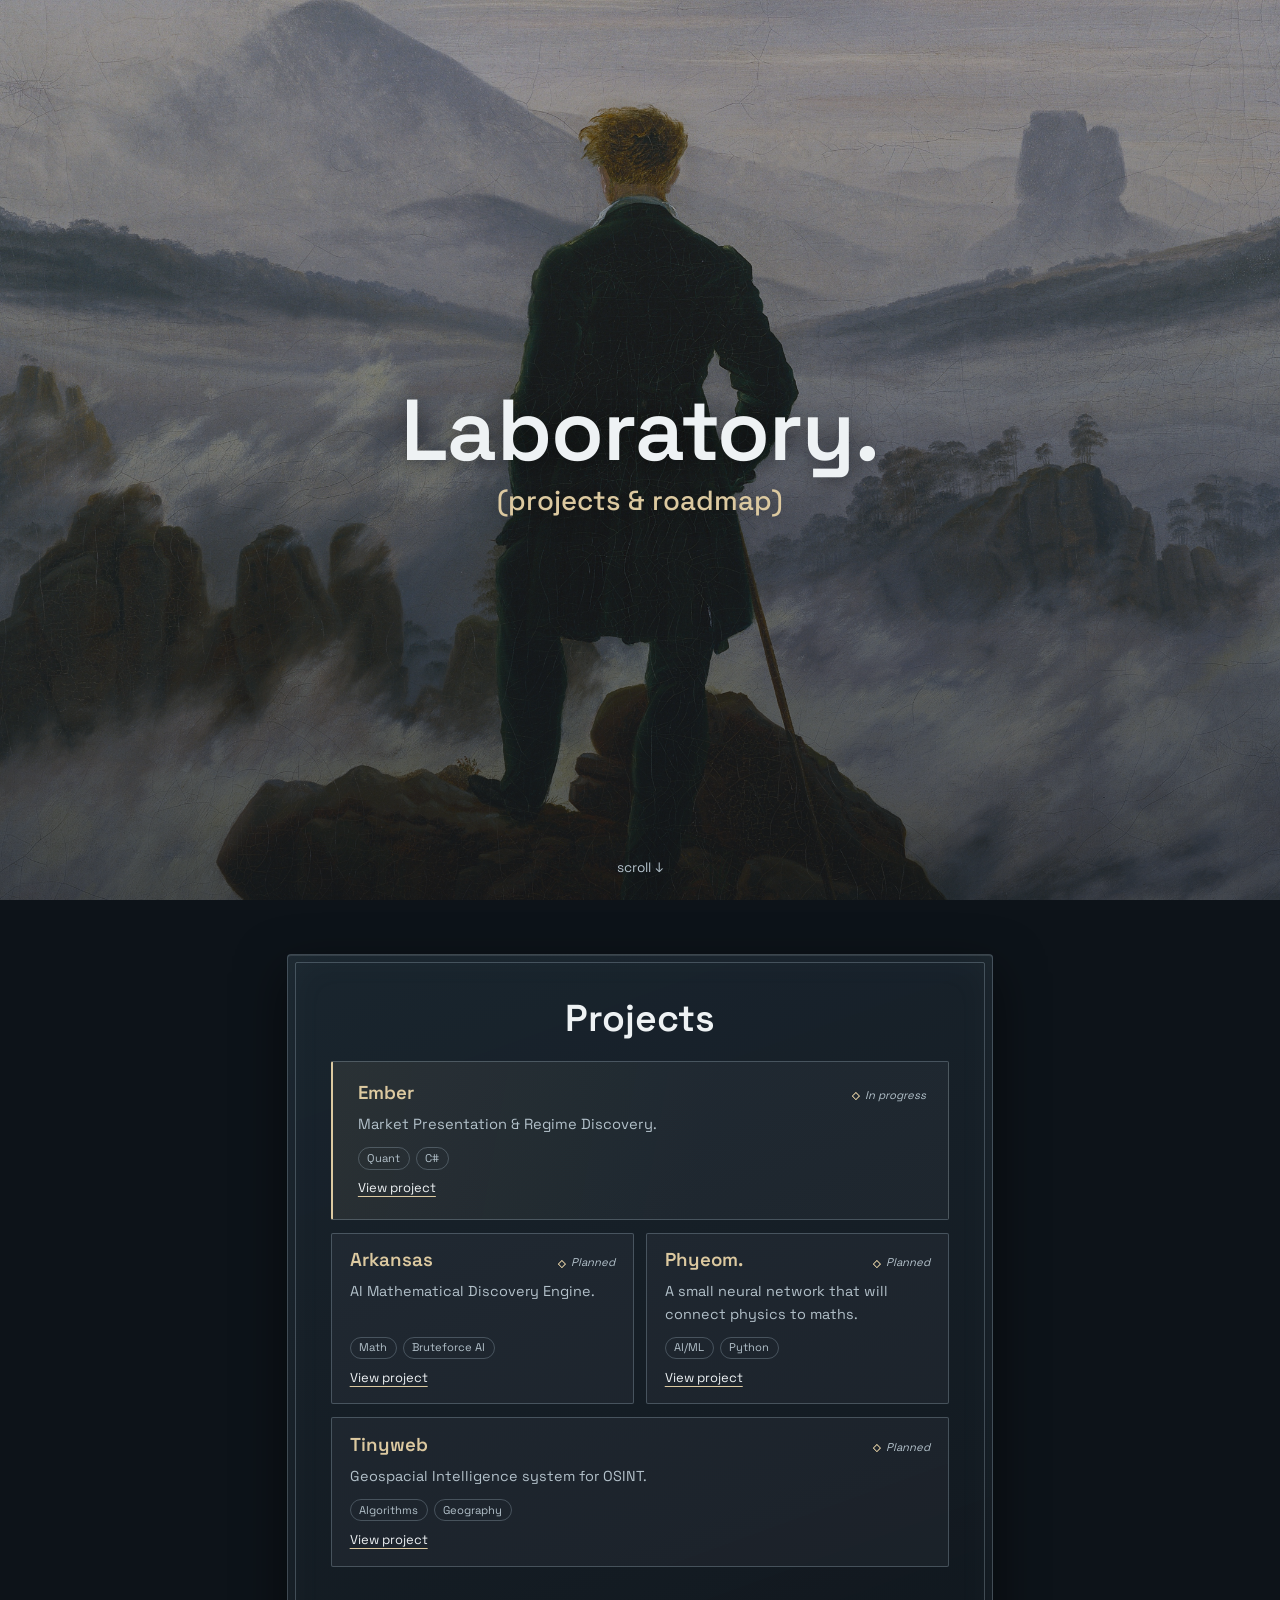
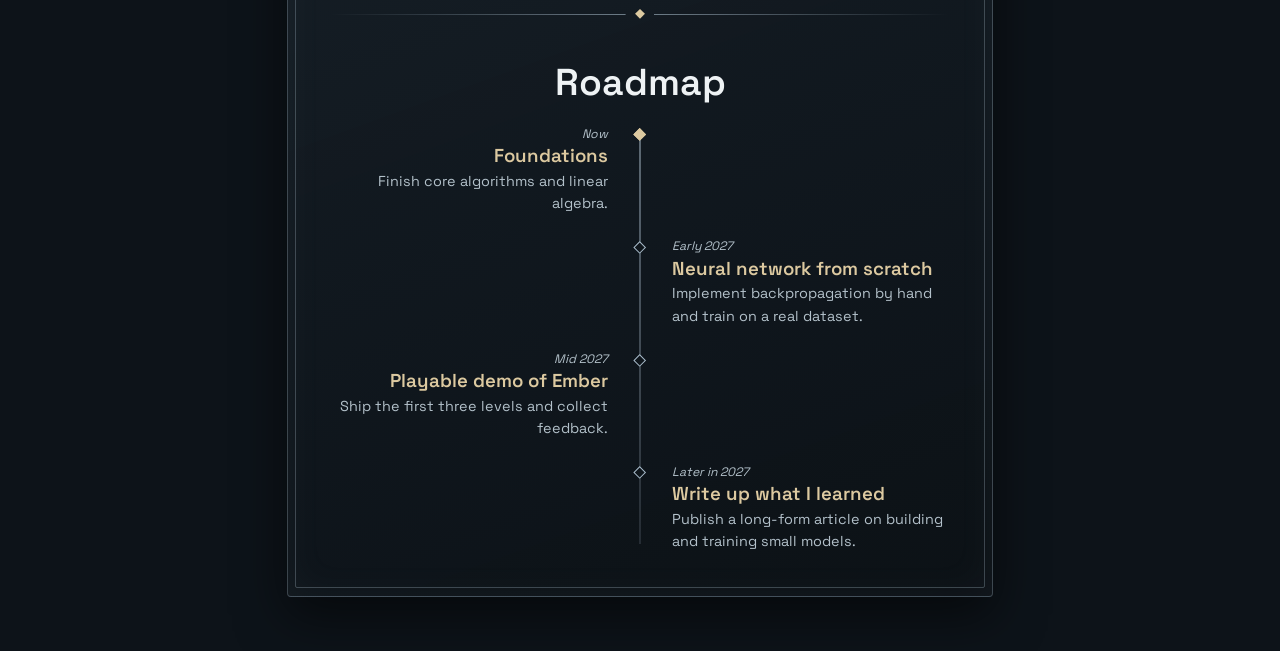
<file: lab/index.html>
<!DOCTYPE html>
<html lang="en">

<head>
    <meta charset="UTF-8">
    <meta name="viewport" content="width=device-width, initial-scale=1, viewport-fit=cover">
    <meta name="description" content="Projects and roadmap.">
    <meta name="theme-color" content="#0b0e1a">
    <title>Lab</title>
    <link rel="icon"
        href="data:image/svg+xml,<svg xmlns='http://www.w3.org/2000/svg' viewBox='0 0 100 100'><text y='.9em' font-size='90'>✦</text></svg>">
    <link rel="preconnect" href="https://fonts.googleapis.com">
    <link rel="preconnect" href="https://fonts.gstatic.csom" crossorigin>
    <link href="https://fonts.googleapis.com/css2?family=Space+Grotesk:wght@400;500;700&display=swap" rel="stylesheet">
    <link rel="preload" as="image" href="../assets/bg2.jpg" fetchpriority="high">
    <link rel="stylesheet" href="style.css">
    <script>
        document.documentElement.classList.add('js');
        if ('scrollRestoration' in history) history.scrollRestoration = 'manual';
    </script>
</head>

<body>
    <main>
        <section id="hero">
            <h1 id="intro">Laboratory. <span>(projects &amp; roadmap)</span></h1>
            <a id="scroll-hint" href="#portfolio" aria-label="Scroll to details">scroll ↓</a>
        </section>

        <section id="portfolio">
            <article id="details" class="reveal">

                <section aria-labelledby="projects-title">
                    <h2 id="projects-title">Projects</h2>
                    <ul class="projects">
                        <li class="project">
                            <div class="project-head">
                                <h3>Ember</h3>
                                <span class="status wip">In progress</span>
                            </div>
                            <p>Market Presentation & Regime Discovery.</p>
                            <ul class="tags">
                                <li>Quant</li>
                                <li>C#</li>
                            </ul>
                            <a href="#">View project</a>
                        </li>
                        <li class="project">
                            <div class="project-head">
                                <h3>Arkansas</h3>
                                <span class="status wip">Planned</span>
                            </div>
                            <p>AI Mathematical Discovery Engine.</p>
                            <ul class="tags">
                                <li> Math</li>
                                <li>Bruteforce AI</li>
                            </ul>
                            <a href="#">View project</a>
                        </li>
                        <li class="project">
                            <div class="project-head">
                                <h3>Phyeom.</h3>
                                <span class="status wip">Planned</span>
                            </div>
                            <p>A small neural network that will connect physics to maths.</p>
                            <ul class="tags">
                                <li>AI/ML</li>
                                <li>Python</li>
                            </ul>
                            <a href="#">View project</a>
                        </li>
                        <li class="project">
                            <div class="project-head">
                                <h3>Tinyweb</h3>
                                <span class="status wip">Planned</span>
                            </div>
                            <p>Geospacial Intelligence system for OSINT.</p>
                            <ul class="tags">
                                <li>Algorithms</li>
                                <li>Geography</li>
                            </ul>
                            <a href="#">View project</a>
                        </li>
                    </ul>
                </section>

                <div class="divider" aria-hidden="true"></div>

                <section aria-labelledby="roadmap-title">
                    <h2 id="roadmap-title">Roadmap</h2>
                    <ol class="timeline">
                        <li class="step now">
                            <span class="when">Now</span>
                            <h3>Foundations</h3>
                            <p>Finish core algorithms and linear algebra.</p>
                        </li>
                        <li class="step next">
                            <span class="when">Early 2027</span>
                            <h3>Neural network from scratch</h3>
                            <p>Implement backpropagation by hand and train on a real dataset.</p>
                        </li>
                        <li class="step next">
                            <span class="when">Mid 2027</span>
                            <h3>Playable demo of Ember</h3>
                            <p>Ship the first three levels and collect feedback.</p>
                        </li>
                        <li class="step next">
                            <span class="when">Later in 2027</span>
                            <h3>Write up what I learned</h3>
                            <p>Publish a long-form article on building and training small models.</p>
                        </li>
                    </ol>
                </section>

            </article>
        </section>
    </main>

    <script>
        (() => {
            const details = document.getElementById('details');
            const portfolio = document.getElementById('portfolio');
            const reduce = matchMedia('(prefers-reduced-motion: reduce)').matches;

            document.getElementById('scroll-hint').addEventListener('click', (e) => {
                e.preventDefault();
                portfolio.scrollIntoView({ behavior: reduce ? 'auto' : 'smooth' });
            });

            if (!('IntersectionObserver' in window)) {
                details.classList.add('show');
                return;
            }

            // Reveal as soon as any part of the pane enters view (works for tall panes on phones)
            new IntersectionObserver((entries, io) => {
                if (entries.some((e) => e.isIntersecting)) {
                    details.classList.add('show');
                    io.disconnect();
                }
            }, { rootMargin: '0px 0px -12% 0px' }).observe(details);

            // Dim the background once the hero is mostly scrolled away
            new IntersectionObserver(([e]) => {
                document.body.classList.toggle('dim', e.intersectionRatio < 0.5);
            }, { threshold: 0.5 }).observe(document.getElementById('hero'));
        })();
    </script>
</body>

</html>
</file>
<file: lab/style.css>
*,
*::before,
*::after {
    padding: 0;
    margin: 0;
    box-sizing: border-box;
}

/* Palette: Friedrich's "Wanderer above the Sea of Fog"
   fog white, distant blue-grey ridges, dark rock, thin ochre light on the horizon */
:root {
    --ink: #eef2f4;
    --muted: #b3c1ca;
    --accent: #dcc9a0;
    --mist: #a9bccb;
    --line: rgba(169, 188, 203, 0.30);
    --line-strong: rgba(169, 188, 203, 0.60);
    --card: rgba(220, 232, 240, 0.045);
    --card-hover: rgba(220, 232, 240, 0.085);
    --bg-image: url("../assets/bg2.jpg");
    --serif: "Space Grotesk", Georgia, "Times New Roman", serif;
    --sans: "Space Grotesk", system-ui, -apple-system, "Segoe UI", sans-serif;
}

/* Scales every rem-based size to 0.9x */
html {
    font-size: 90%;
    scroll-padding-top: env(safe-area-inset-top, 0px);
}

body {
    font-family: var(--sans);
    color: var(--ink);
    background: #0d1319;
    line-height: 1.55;
    -webkit-text-size-adjust: 100%;
}

main {
    overflow-x: clip;
}

/* ---------- Fixed background + dimmer ---------- */
body::before,
body::after {
    content: "";
    position: fixed;
    top: 0;
    left: 0;
    width: 100%;
    height: 100vh;
    height: 100lvh;
    pointer-events: none;
}

body::before {
    z-index: -2;
    /* Falls back to the fog gradient if the photo fails to load */
    background:
        linear-gradient(rgba(13, 19, 25, 0.35), rgba(13, 19, 25, 0.72)),
        var(--bg-image) center / cover no-repeat,
        radial-gradient(ellipse at 50% 25%, #6b8193 0%, #1a252e 70%);
}

body::after {
    z-index: -1;
    background: #090e13;
    opacity: 0;
    transition: opacity 0.6s ease;
}

body.dim::after {
    opacity: 0.4;
}

/* ---------- Hero ---------- */
#hero,
#portfolio {
    min-height: 100vh;
    min-height: 100svh;
}

#hero {
    display: flex;
    flex-direction: column;
    align-items: center;
    justify-content: center;
    text-align: center;
    padding: 2rem 1.25rem;
    position: relative;
}

#intro {
    font-family: var(--sans);
    font-size: clamp(2.5rem, 9vw, 6rem);
    font-weight: 600;
    line-height: 1.05;
    letter-spacing: -0.01em;
    text-shadow: 0 2px 24px rgba(0, 0, 0, 0.55);
    animation: rise 1s ease-out both;
}

#intro span {
    display: block;
    margin-top: 0.35em;
    font-size: 0.32em;
    font-weight: 500;
    letter-spacing: 0;
    color: var(--accent);
}

#scroll-hint {
    position: absolute;
    bottom: calc(1.5rem + env(safe-area-inset-bottom, 0px));
    color: var(--muted);
    text-decoration: none;
    font-size: 0.95rem;
    animation: bob 2s ease-in-out infinite;
}

#scroll-hint:focus-visible {
    outline: 1px solid var(--mist);
    outline-offset: 4px;
}

body.dim #scroll-hint {
    animation-play-state: paused;
}

/* ---------- Centered details pane ---------- */
#portfolio {
    display: grid;
    place-items: center;
    padding:
        clamp(2rem, 6vh, 4rem)
        clamp(1rem, 5vw, 3rem)
        calc(clamp(2rem, 6vh, 4rem) + env(safe-area-inset-bottom, 0px));
}

#details {
    position: relative;
    width: min(100%, 49rem);
    padding: clamp(1.5rem, 4vw, 3rem);
    background: linear-gradient(160deg, rgba(30, 42, 52, 0.78), rgba(12, 17, 22, 0.90));
    -webkit-backdrop-filter: blur(6px);
    backdrop-filter: blur(6px);
    border: 1px solid var(--line);
    border-radius: 4px;
    box-shadow:
        0 18px 50px rgba(0, 0, 0, 0.55),
        inset 0 1px 0 rgba(220, 232, 240, 0.12),
        inset 0 0 40px rgba(169, 188, 203, 0.05);
}

#details::before {
    content: "";
    position: absolute;
    inset: 0.5rem;
    border: 1px solid var(--line);
    border-radius: 2px;
    pointer-events: none;
}

#details h2 {
    font-family: var(--serif);
    font-size: clamp(1.9rem, 4.5vw, 2.6rem);
    font-weight: 600;
    line-height: 1.1;
    margin-bottom: 1.5rem;
    text-align: center;
}

#details h3 {
    font-family: var(--serif);
    font-size: 1.3rem;
    font-weight: 600;
    line-height: 1.2;
    color: var(--accent);
}

#details p {
    color: var(--muted);
    overflow-wrap: anywhere;
}

#details ul,
#details ol {
    list-style: none;
}

/* Ornament between sections: fading rules with a diamond */
.divider {
    position: relative;
    height: 0.6rem;
    margin: clamp(2rem, 5vw, 3rem) 0;
    background:
        linear-gradient(90deg, transparent, var(--line-strong)) left center / calc(50% - 1rem) 1px no-repeat,
        linear-gradient(270deg, transparent, var(--line-strong)) right center / calc(50% - 1rem) 1px no-repeat;
}

.divider::before {
    content: "";
    position: absolute;
    left: 50%;
    top: 50%;
    width: 0.5rem;
    height: 0.5rem;
    background: var(--accent);
    transform: translate(-50%, -50%) rotate(45deg);
}

/* ---------- Projects: one featured card, then a tidy row ---------- */
.projects {
    display: grid;
    grid-template-columns: 1fr;
    gap: 0.9rem;
}

.project {
    display: flex;
    flex-direction: column;
    gap: 0.6rem;
    padding: 1.1rem 1.2rem;
    border: 1px solid var(--line);
    border-radius: 2px;
    background: var(--card);
    transition: border-color 0.2s, background 0.2s;
}

.project:hover,
.project:focus-within {
    border-color: var(--line-strong);
    background: var(--card-hover);
}

/* Featured project: wider, with an ochre spine */
.projects > .project:first-child {
    padding: 1.4rem 1.5rem 1.4rem 1.7rem;
    border-left: 2px solid var(--accent);
    background: linear-gradient(100deg, rgba(220, 201, 160, 0.09), var(--card) 60%);
}

.projects > .project:first-child h3 {
    font-size: 1.7rem;
}

.projects > .project:first-child p {
    max-width: 46ch;
    font-size: 1.02rem;
}

.project-head {
    display: flex;
    flex-wrap: wrap;
    align-items: baseline;
    justify-content: space-between;
    gap: 0.2rem 0.75rem;
}

.status {
    font-size: 0.78rem;
    font-style: italic;
    color: var(--muted);
}

.status::before {
    content: "";
    display: inline-block;
    width: 0.4rem;
    height: 0.4rem;
    margin-right: 0.45rem;
    transform: rotate(45deg);
    background: var(--accent);
}

.status.wip::before {
    background: transparent;
    box-shadow: inset 0 0 0 1px var(--accent);
}

.tags {
    display: flex;
    flex-wrap: wrap;
    gap: 0.4rem;
    margin-top: auto;
    padding-top: 0.2rem;
}

.tags li {
    padding: 0.1rem 0.6rem;
    border: 1px solid var(--line);
    border-radius: 999px;
    font-size: 0.78rem;
    color: var(--muted);
}

.project a {
    align-self: flex-start;
    color: var(--ink);
    font-size: 0.9rem;
    text-decoration: underline;
    text-decoration-color: var(--accent);
    text-underline-offset: 4px;
    transition: color 0.2s;
}

.project a:hover,
.project a:focus-visible {
    color: var(--accent);
    outline: none;
}

/* ---------- Roadmap: one column on phones ---------- */
.timeline {
    --m: 0.65rem;
    position: relative;
    padding-left: 1.9rem;
}

.timeline::before {
    content: "";
    position: absolute;
    left: 5px;
    top: 0.6rem;
    bottom: 0.6rem;
    width: 1px;
    background: linear-gradient(var(--mist), var(--line));
}

.step {
    position: relative;
    padding-bottom: 1.6rem;
}

.step:last-child {
    padding-bottom: 0;
}

.step::before {
    content: "";
    position: absolute;
    left: calc(-1.9rem + 1px);
    top: 0.4rem;
    width: var(--m);
    height: var(--m);
    transform: rotate(45deg);
    border: 1px solid var(--mist);
    background: #0f161c;
}

.step.done::before {
    background: var(--mist);
}

.step.now::before {
    border-color: var(--accent);
    background: var(--accent);
    animation: glow 2.4s ease-in-out infinite;
}

.when {
    display: block;
    font-size: 0.85rem;
    font-style: italic;
    color: var(--muted);
}

.step h3 {
    margin: 0.1rem 0 0.15rem;
}

/* ---------- Reveal (only hidden when JS is running) ---------- */
.js .reveal {
    opacity: 0;
    transform: translateY(40px);
    transition: opacity 0.8s ease, transform 0.8s ease;
}

.js .reveal.show {
    opacity: 1;
    transform: none;
}

@keyframes rise {
    from { opacity: 0; transform: translateY(20px); }
    to   { opacity: 1; transform: none; }
}

@keyframes bob {
    0%, 100% { transform: translateY(0); }
    50%      { transform: translateY(6px); }
}

@keyframes glow {
    0%, 100% { box-shadow: 0 0 0 0 rgba(220, 201, 160, 0.55); }
    50%      { box-shadow: 0 0 0 6px rgba(220, 201, 160, 0); }
}

/* ---------- Responsive layout ---------- */

/* Tablet: two columns, first and last cards span the full width */
@media (min-width: 560px) {
    .projects {
        grid-template-columns: repeat(2, 1fr);
    }

    .projects > .project:first-child,
    .projects > .project:last-child:nth-child(even) {
        grid-column: 1 / -1;
    }
}

/* Desktop: featured card on top, three cards underneath */
@media (min-width: 860px) {
    .projects {
        grid-template-columns: repeat(4, 1fr);
    }

    .project {
        grid-column: span 2;
    }

    .projects > .project:first-child {
        grid-column: 1 / -1;
    }
}

/* Roadmap alternates around a centre line on wider screens */
@media (min-width: 721px) {
    .timeline {
        padding-left: 0;
    }

    .timeline::before {
        left: 50%;
        transform: translateX(-50%);
    }

    .step {
        width: 50%;
    }

    .step:nth-child(odd) {
        padding-right: 2.25rem;
        text-align: right;
    }

    .step:nth-child(even) {
        margin-left: 50%;
        padding-left: 2.25rem;
    }

    .step:nth-child(odd)::before {
        left: auto;
        right: calc(var(--m) / -2);
    }

    .step:nth-child(even)::before {
        left: calc(var(--m) / -2);
    }
}

@media (max-width: 720px) {
    #details {
        padding: 1.4rem 1.25rem;
    }

    #details::before {
        inset: 0.4rem;
    }

    #details h3 {
        font-size: 1.2rem;
    }

    .projects > .project:first-child {
        padding: 1.2rem 1.25rem 1.2rem 1.4rem;
    }
}

@media (max-width: 360px) {
    .project-head {
        flex-direction: column;
    }
}

@media (prefers-reduced-motion: reduce) {
    #intro,
    #scroll-hint,
    .step.now::before {
        animation: none;
    }

    body::after {
        transition: none;
    }

    .js .reveal {
        transition: none;
        opacity: 1;
        transform: none;
    }
}
</file>
